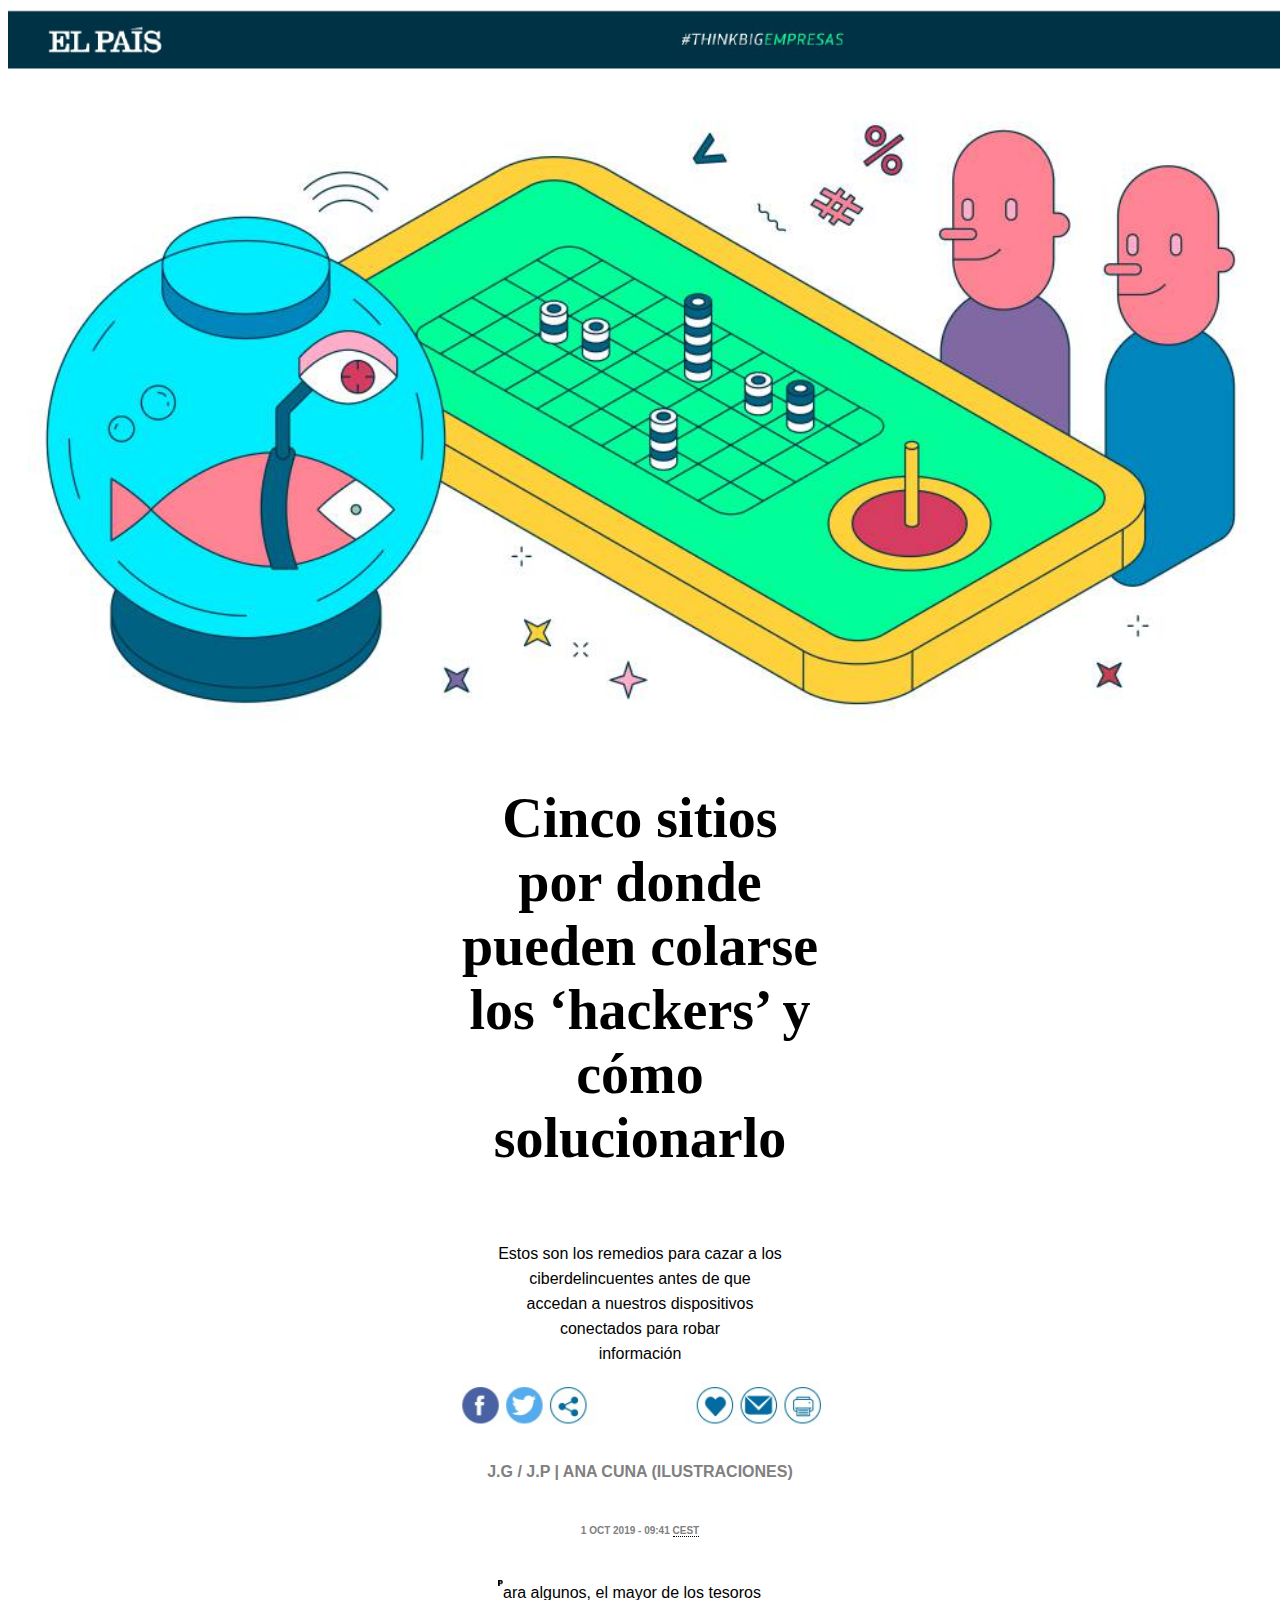
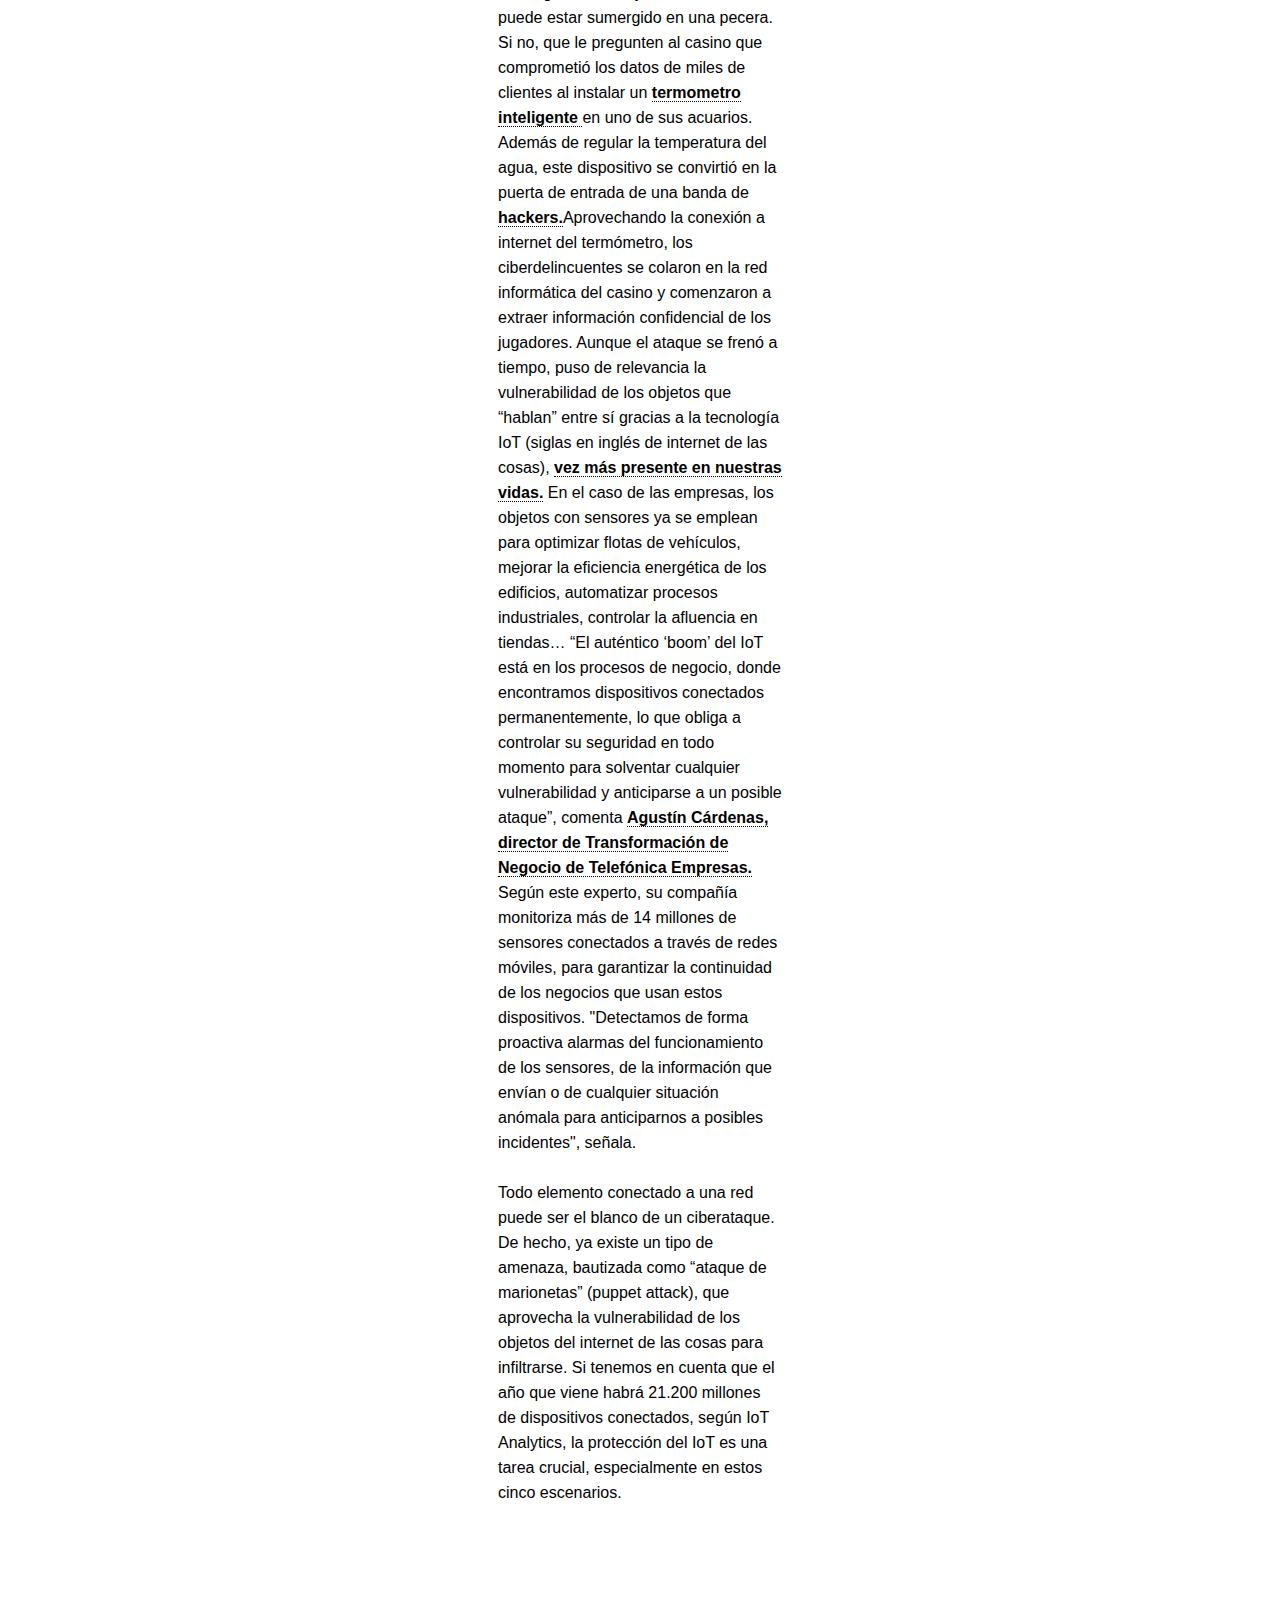
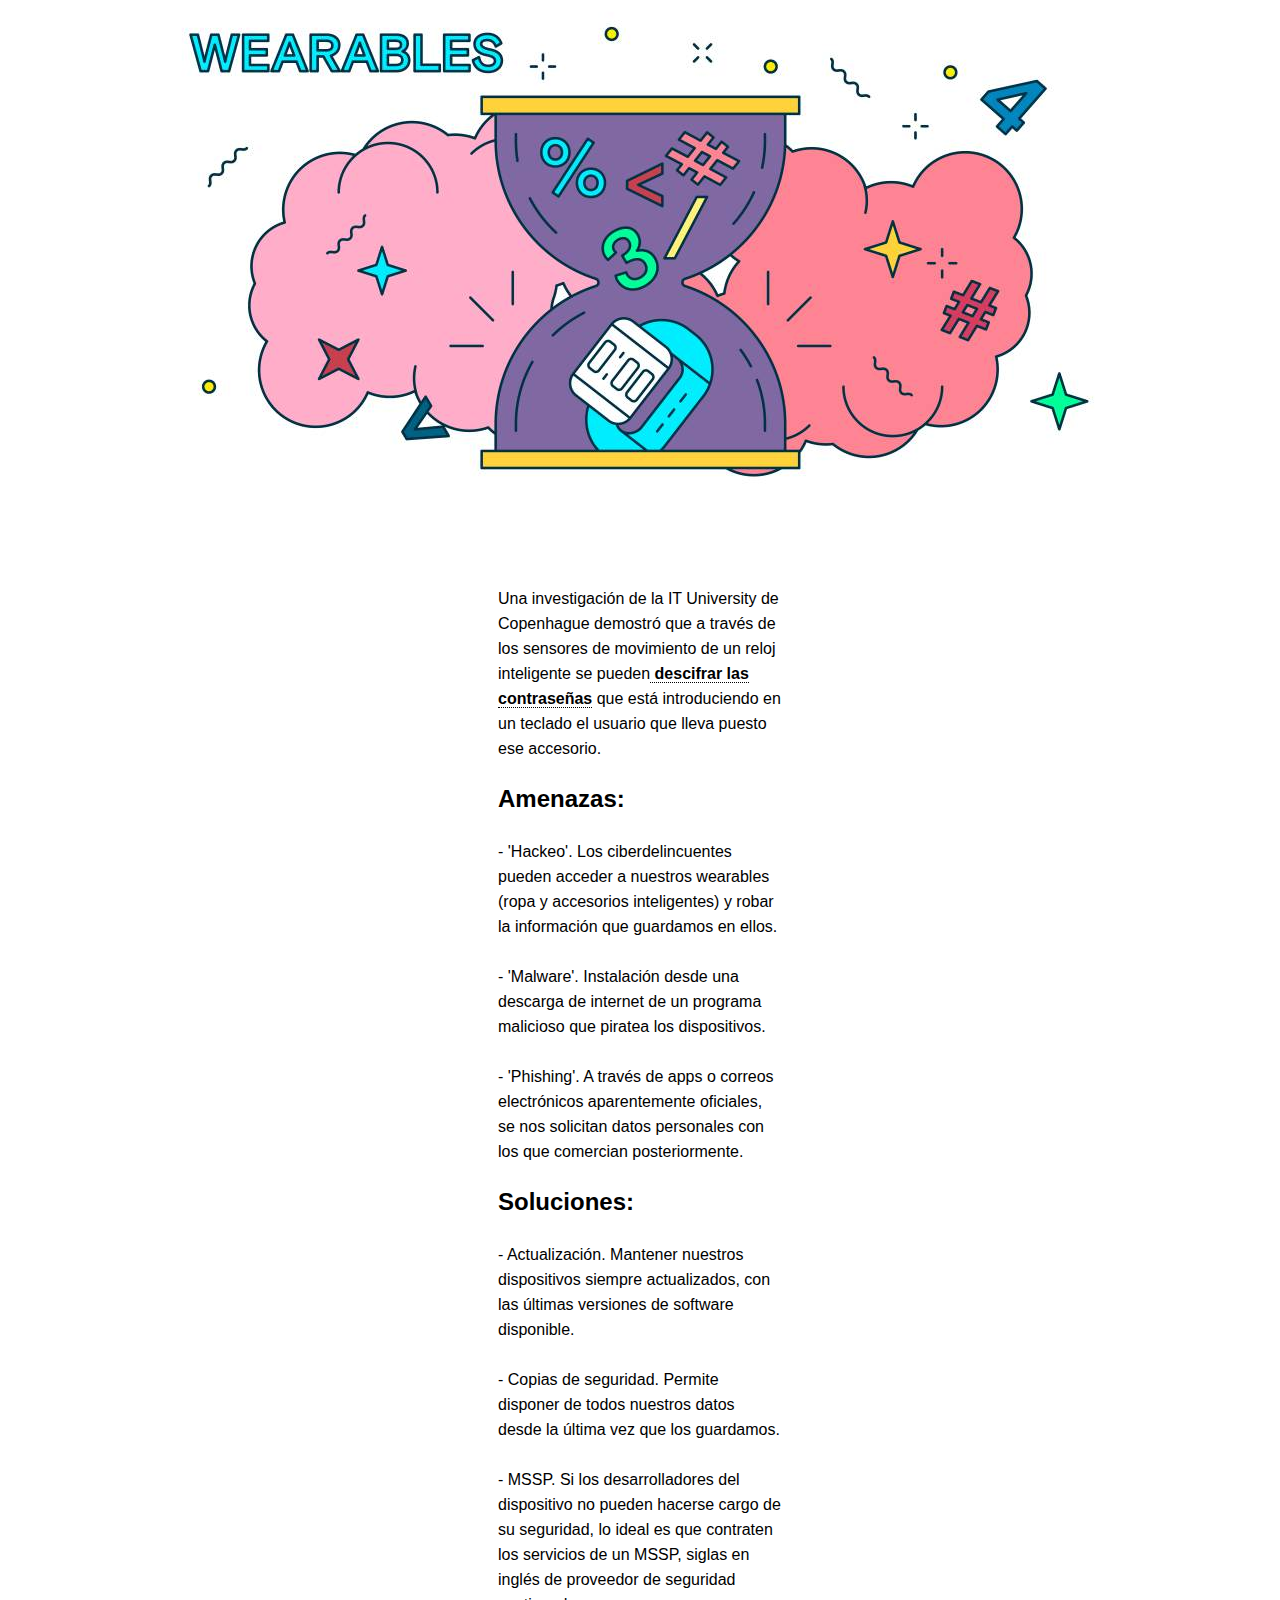
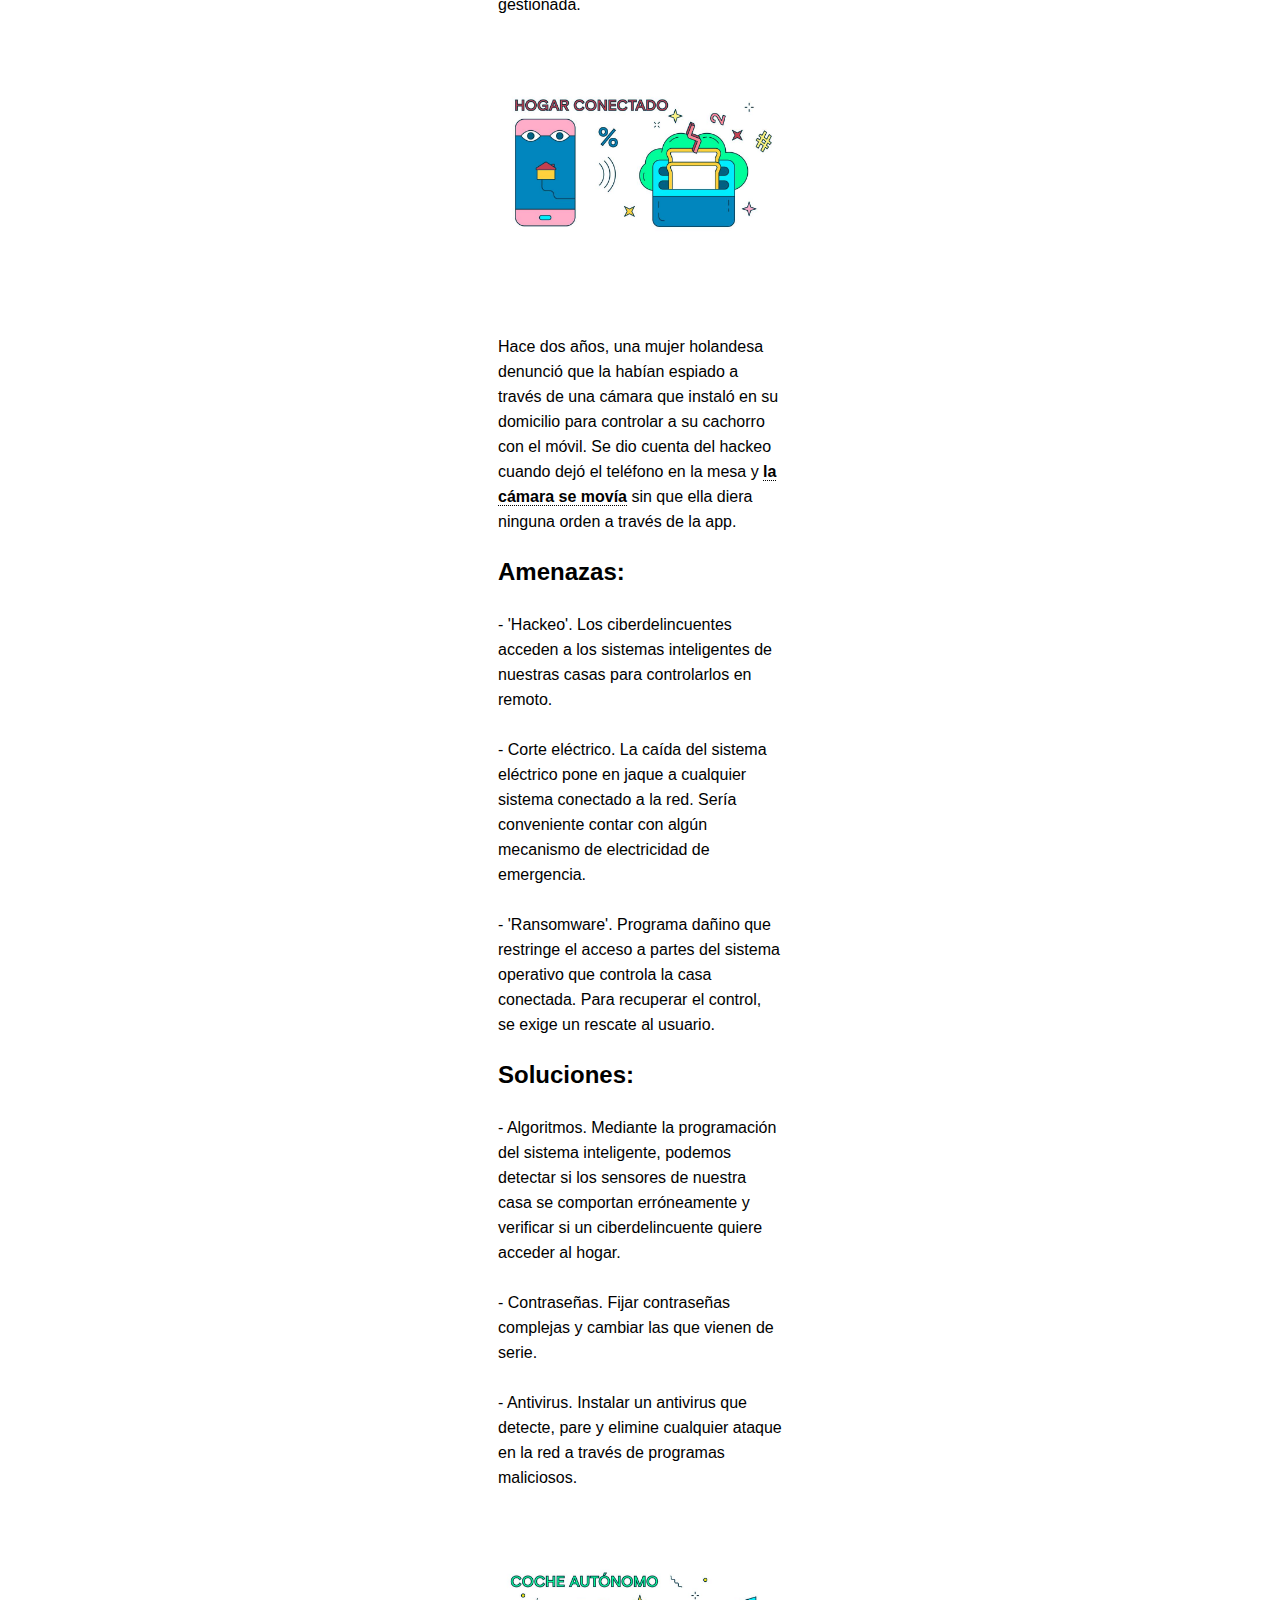
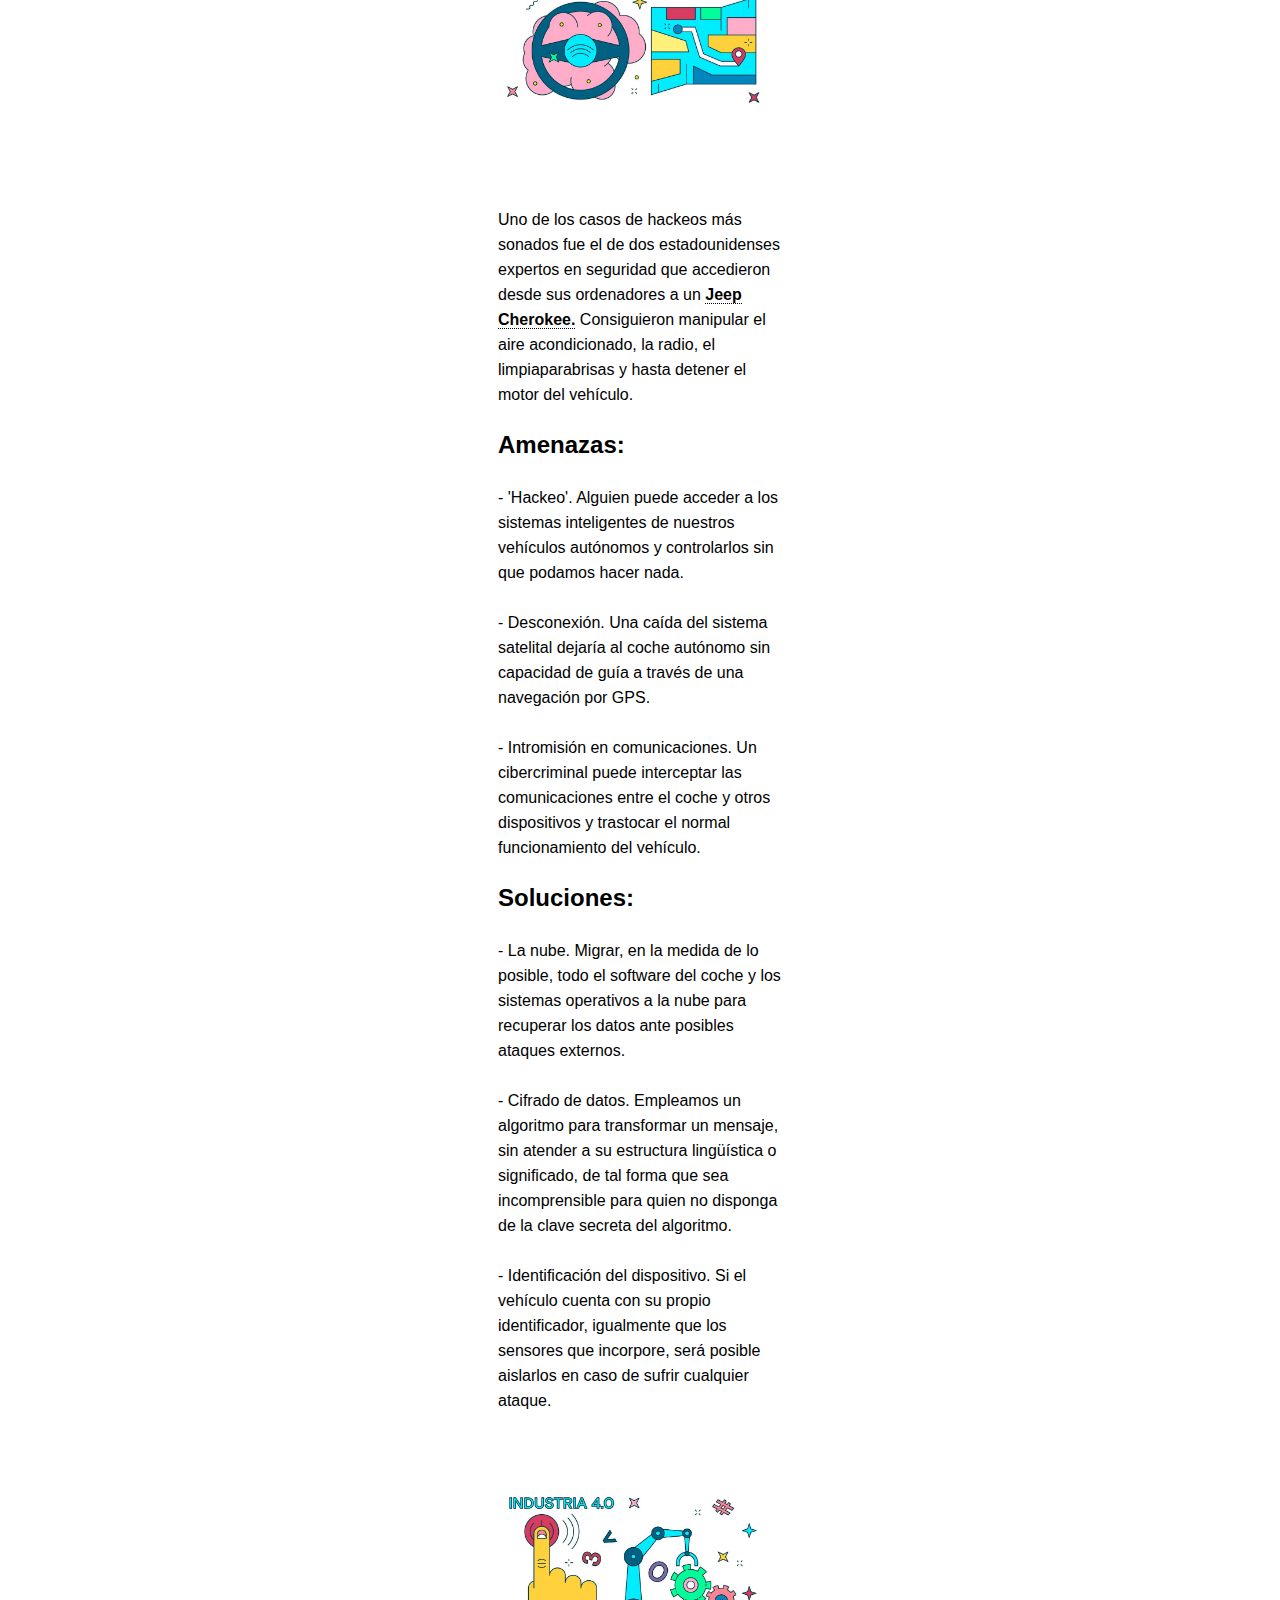
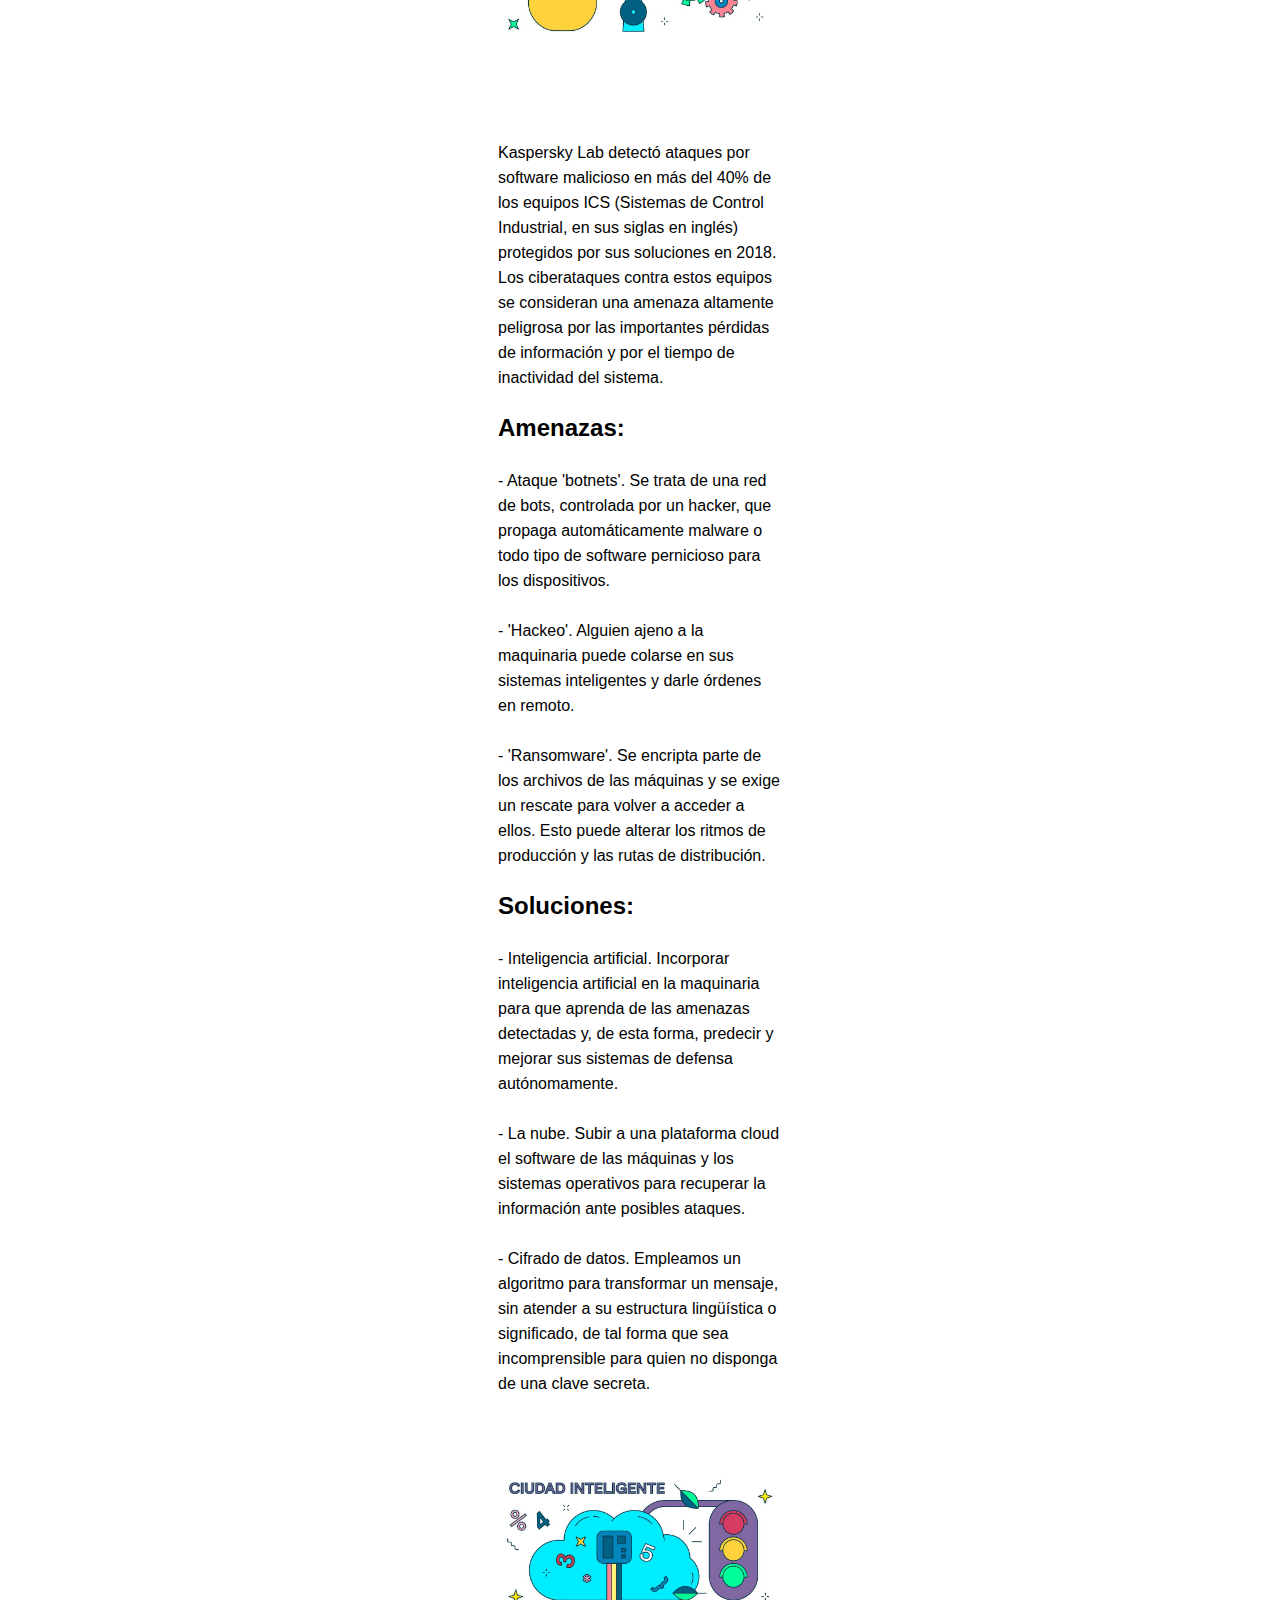
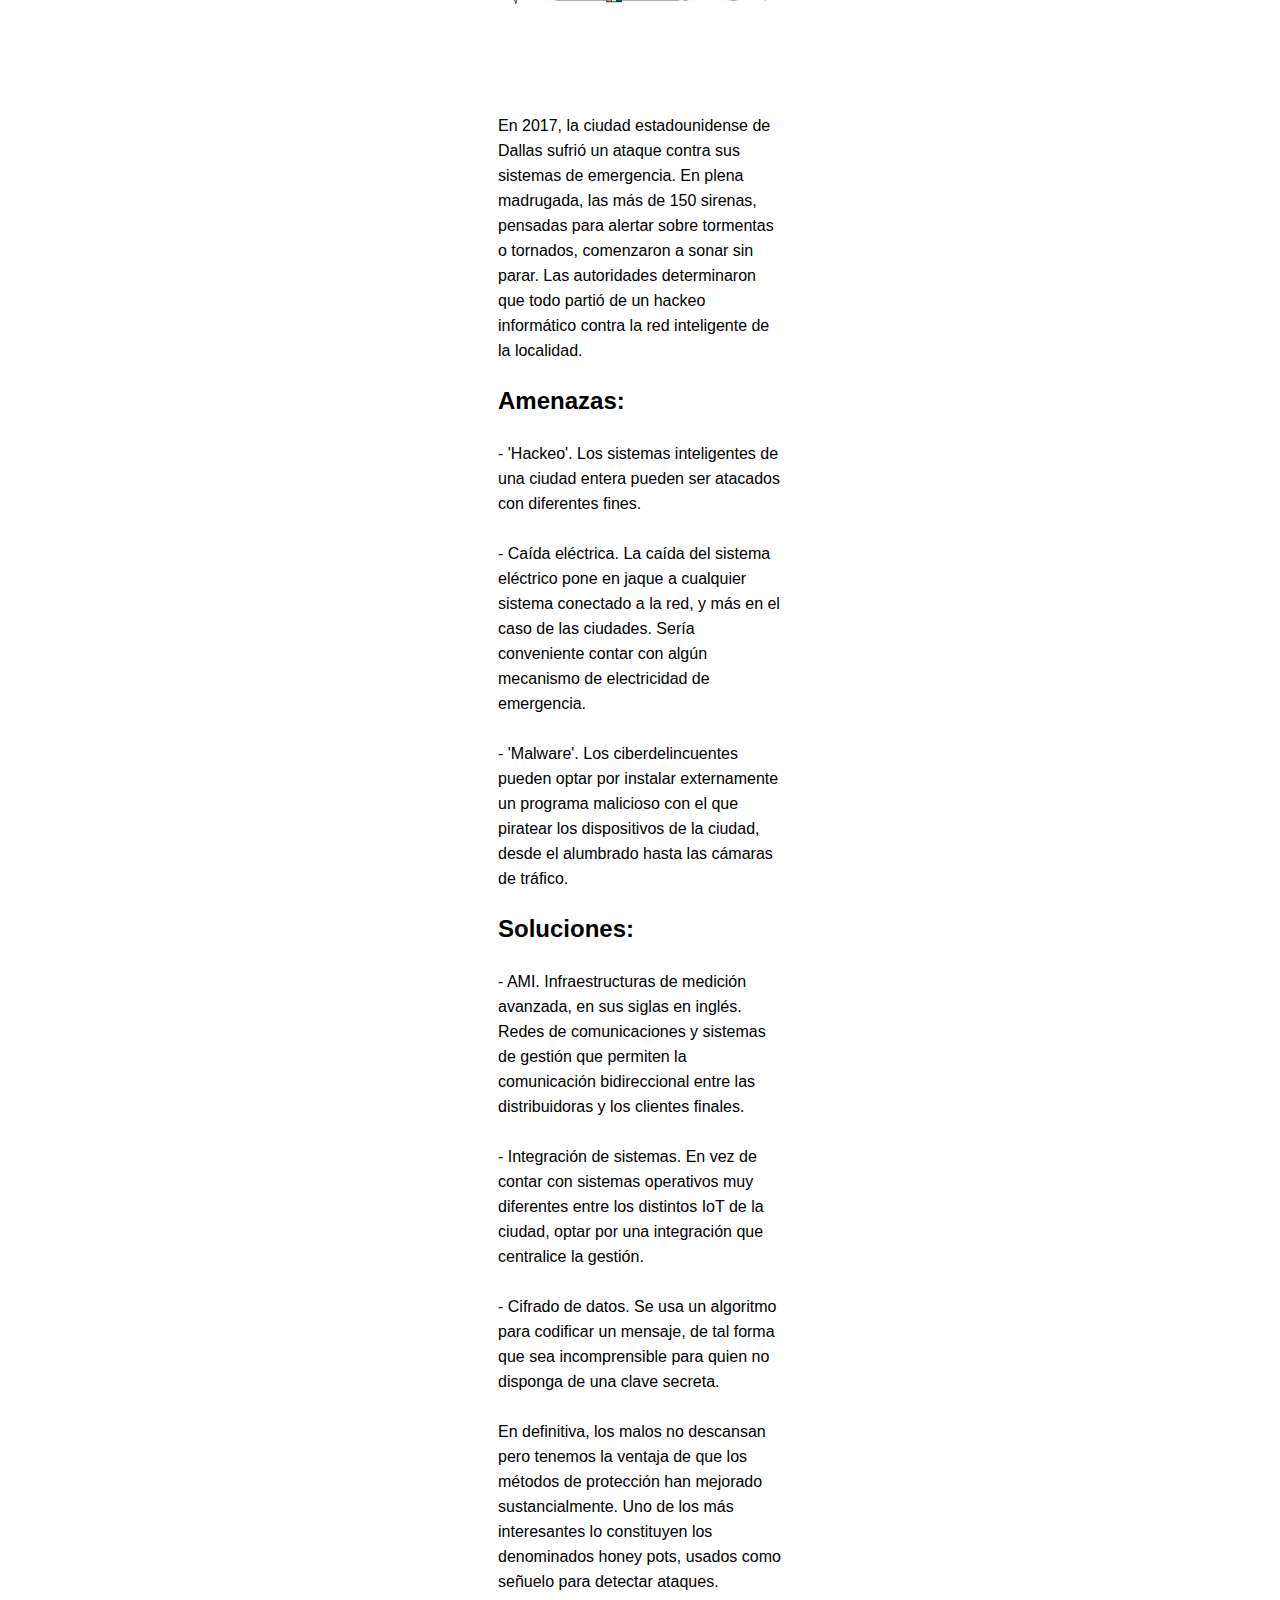
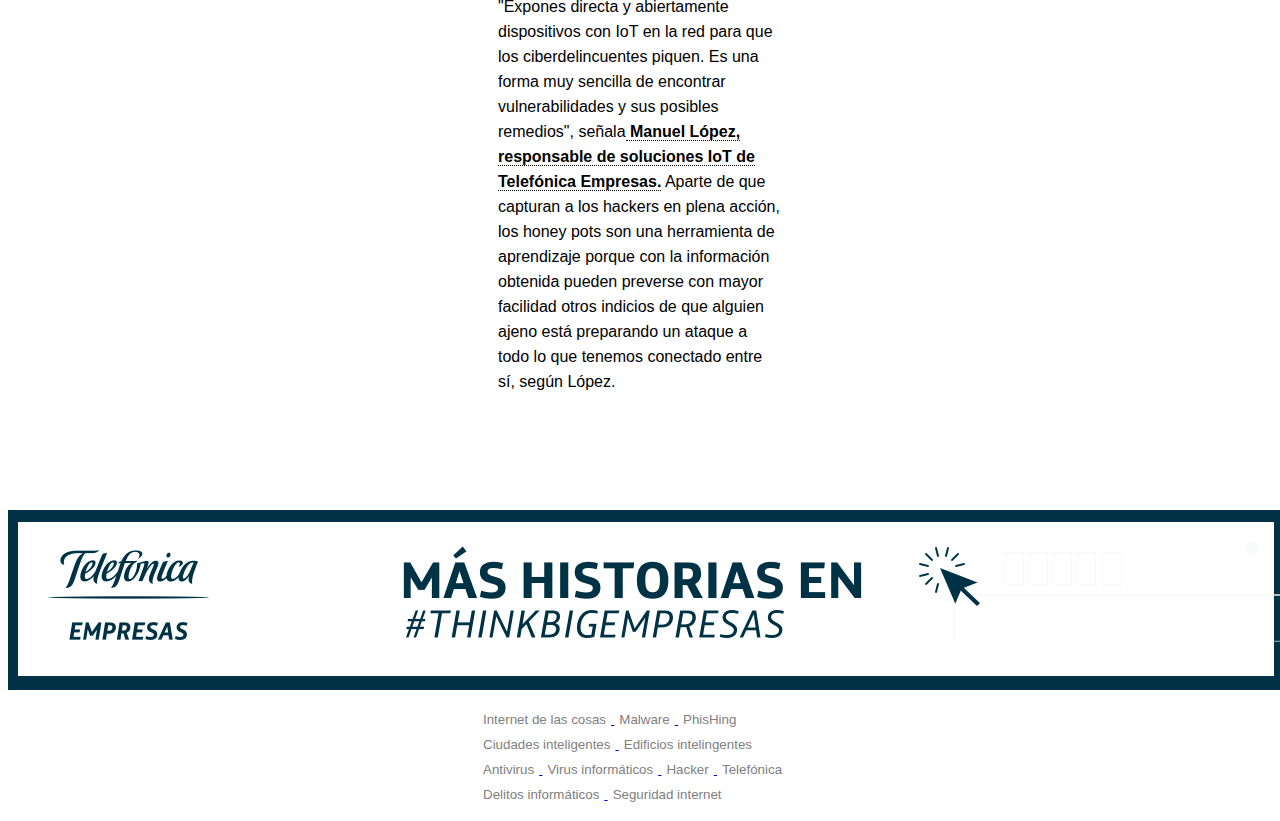
<file: base.html>
<!DOCTYPE html>
<html lang="en">
<head>
    <meta charset="UTF-8">
    <link rel="stylesheet" href="estilo.css">
    <title>Hackers</title>
</head>
 
<body>
    <div >
        <img id="banner" src="img/banner.png">

    </div>

    <div >
        <img id="fotos" src="img/uno.jpg" alt="poker">
    </div>

    <div id="cabecera">
        <h1>Cinco sitios por donde pueden colarse los ‘hackers’ y cómo solucionarlo</h1>
    </div>
    <br>
    <div id="pie">
        <p>Estos son los remedios para cazar a los ciberdelincuentes antes de que accedan a nuestros dispositivos
            conectados para robar <br>información</p>
    </div>

    <div id="iconos">
        <img src="img/fotoiconos.png" alt="iconoss">
    </div>
    <br>
    <div id="anacuna">
        <p><a href="https://easda.es/"> J.G / J.P | ANA CUNA (ILUSTRACIONES)</a></p>
    </div>
    <br>
    <div id="octubre">
        <p><a href="https://easda.es/"> 1 OCT 2019 - 09:41 <span id="sub"> CEST</span></a></p>
    </div>

    <br>
    <div id="texto">
        <div>
            <img id="letra" src="img/p.png">
        </div>

        <p> ara algunos, el mayor de los tesoros puede estar sumergido en una pecera. Si no, que le pregunten al casino
            que comprometió los datos de miles de clientes al instalar un <span id="negro"><a href="https://easda.es/">
                    termometro inteligente</a>
            </span>en uno de sus acuarios.
            Además de regular la temperatura del agua, este dispositivo se convirtió en la puerta de entrada de una
            banda de<span id="negro"><a href="https://easda.es/"> hackers.</a></span>Aprovechando la conexión a internet
            del termómetro, los
            ciberdelincuentes se colaron en la
            red informática del casino y comenzaron a extraer información confidencial de los jugadores. Aunque el
            ataque se frenó a tiempo, puso de relevancia la vulnerabilidad de los objetos que “hablan” entre sí gracias
            a la tecnología IoT (siglas en inglés de internet de las cosas), <span id="negro"> <a
                    href="https://easda.es/">vez más presente en
                    nuestras vidas.</a></span> En
            el caso de las empresas, los objetos con sensores ya se emplean para optimizar flotas de vehículos, mejorar
            la eficiencia energética de los edificios, automatizar procesos industriales, controlar la afluencia en
            tiendas… “El auténtico ‘boom’ del IoT está en los procesos de negocio, donde encontramos dispositivos
            conectados permanentemente, lo que obliga a controlar su seguridad en todo momento para solventar cualquier
            vulnerabilidad y anticiparse a un posible ataque”, comenta <span id="negro"> Agustín Cárdenas, director de
                Transformación de
                Negocio de Telefónica Empresas.</span> Según este experto, su compañía monitoriza más de 14 millones de
            sensores
            conectados a través de redes móviles, para garantizar la continuidad de los negocios que usan estos
            dispositivos. "Detectamos de forma proactiva alarmas del funcionamiento de los sensores, de la información
            que envían o de cualquier situación anómala para anticiparnos a posibles incidentes", señala.
            <br>
            <br>
            Todo elemento conectado a una red puede ser el blanco de un ciberataque. De hecho, ya existe un tipo de
            amenaza, bautizada como “ataque de marionetas” (puppet attack), que aprovecha la vulnerabilidad de los
            objetos del internet de las cosas para infiltrarse. Si tenemos en cuenta que el año que viene habrá 21.200
            millones de dispositivos conectados, según IoT Analytics, la protección del IoT es una tarea crucial,
            especialmente en estos cinco escenarios.
            <br><br><br><br>
        <div id="fotos">
            <img src="img/dos.jpg" alt="reloj arena">
        </div>
        <br><br><br><br>

        Una investigación de la IT University de Copenhague demostró que a través de los sensores de movimiento de
        un reloj inteligente se pueden<span id="negro"><a href="https://easda.es/"> descifrar las contraseñas</a></span>
        que está introduciendo en un
        teclado el usuario que
        lleva puesto ese accesorio.
        <br>
        <br>

        <span id="alfonso"> Amenazas:</span>
        <br><br>
        - 'Hackeo'. Los ciberdelincuentes pueden acceder a nuestros wearables (ropa y accesorios inteligentes) y
        robar la información que guardamos en ellos.
        <br><br>
        - 'Malware'. Instalación desde una descarga de internet de un programa malicioso que piratea los
        dispositivos.
        <br><br>
        - 'Phishing'. A través de apps o correos electrónicos aparentemente oficiales, se nos solicitan datos
        personales con los que comercian posteriormente.
        <br><br>
        <span id="alfonso">Soluciones:</span>
        <br><br>
        - Actualización. Mantener nuestros dispositivos siempre actualizados, con las últimas versiones de software
        disponible.
        <br>
        <br>
        - Copias de seguridad. Permite disponer de todos nuestros datos desde la última vez que los guardamos.
        <br><br>
        - MSSP. Si los desarrolladores del dispositivo no pueden hacerse cargo de su seguridad, lo ideal es que
        contraten los servicios de un MSSP, siglas en inglés de proveedor de seguridad gestionada.
        <br><br><br><br>
        <div>
            <img id="fotos" src="img/tres.jpg" alt="movil">
        </div>
        <br><br><br><br>
        Hace dos años, una mujer holandesa denunció que la habían espiado a través de una cámara que instaló en su
        domicilio para controlar a su cachorro con el móvil. Se dio cuenta del hackeo cuando dejó el teléfono en la
        mesa y <span id="negro"><a href="https://easda.es/"> la cámara se movía</a></span> sin que ella diera ninguna
        orden a través de la app.
        <br><br>
        <span id="alfonso"> Amenazas:</span>
        <br><br>
        - 'Hackeo'. Los ciberdelincuentes acceden a los sistemas inteligentes de nuestras casas para controlarlos en
        remoto.
        <br><br>
        - Corte eléctrico. La caída del sistema eléctrico pone en jaque a cualquier sistema conectado a la red.
        Sería conveniente contar con algún mecanismo de electricidad de emergencia.
        <br><br>
        - 'Ransomware'. Programa dañino que restringe el acceso a partes del sistema operativo que controla la casa
        conectada. Para recuperar el control, se exige un rescate al usuario.
        <br><br>
        <span id="alfonso"> Soluciones:</span>
        <br><br>
        - Algoritmos. Mediante la programación del sistema inteligente, podemos detectar si los sensores de nuestra
        casa se comportan erróneamente y verificar si un ciberdelincuente quiere acceder al hogar.
        <br><br>
        - Contraseñas. Fijar contraseñas complejas y cambiar las que vienen de serie.
        <br><br>
        - Antivirus. Instalar un antivirus que detecte, pare y elimine cualquier ataque en la red a través de
        programas maliciosos.
        <br><br><br><br>
        <div>
            <img id="fotos" src="img/cuatro.jpg" alt="coche autonomo">
        </div>
        <br><br><br><br>
        Uno de los casos de hackeos más sonados fue el de dos estadounidenses expertos en seguridad que accedieron
        desde sus ordenadores a un <span id="negro"><a href="https://easda.es/"> Jeep Cherokee.</a></span> Consiguieron
        manipular el aire acondicionado,
        la radio, el
        limpiaparabrisas y hasta detener el motor del vehículo.
        <br><br>
        <span id="alfonso"> Amenazas:</span>
        <br><br>
        - 'Hackeo'. Alguien puede acceder a los sistemas inteligentes de nuestros vehículos autónomos y controlarlos
        sin que podamos hacer nada.
        <br><br>
        - Desconexión. Una caída del sistema satelital dejaría al coche autónomo sin capacidad de guía a través de
        una navegación por GPS.
        <br><br>
        - Intromisión en comunicaciones. Un cibercriminal puede interceptar las comunicaciones entre el coche y
        otros dispositivos y trastocar el normal funcionamiento del vehículo.
        <br><br>
        <span id="alfonso"> Soluciones:</span>
        <br><br>
        - La nube. Migrar, en la medida de lo posible, todo el software del coche y los sistemas operativos a la
        nube para recuperar los datos ante posibles ataques externos.
        <br><br>

        - Cifrado de datos. Empleamos un algoritmo para transformar un mensaje, sin atender a su estructura
        lingüística o significado, de tal forma que sea incomprensible para quien no disponga de la clave secreta
        del algoritmo.
        <br><br>
        - Identificación del dispositivo. Si el vehículo cuenta con su propio identificador, igualmente que los
        sensores que incorpore, será posible aislarlos en caso de sufrir cualquier ataque.
        <br><br><br><br>
        <div >
            <img id="fotos" src="img/cinco.jpg" alt="indutria">
        </div>
        <br><br><br><br>
        Kaspersky Lab detectó ataques por software malicioso en más del 40% de los equipos ICS (Sistemas de Control
        Industrial, en sus siglas en inglés) protegidos por sus soluciones en 2018. Los ciberataques contra estos
        equipos se consideran una amenaza altamente peligrosa por las importantes pérdidas de información y por el
        tiempo de inactividad del sistema.
        <br><br>
        <span id="alfonso"> Amenazas:</span>
        <br><br>
        - Ataque 'botnets'. Se trata de una red de bots, controlada por un hacker, que propaga automáticamente
        malware o todo tipo de software pernicioso para los dispositivos.
        <br><br>
        - 'Hackeo'. Alguien ajeno a la maquinaria puede colarse en sus sistemas inteligentes y darle órdenes en
        remoto.
        <br><br>
        - 'Ransomware'. Se encripta parte de los archivos de las máquinas y se exige un rescate para volver a
        acceder a ellos. Esto puede alterar los ritmos de producción y las rutas de distribución.
        <br><br>
        <span id="alfonso"> Soluciones:</span>
        <br><br>
        - Inteligencia artificial. Incorporar inteligencia artificial en la maquinaria para que aprenda de las
        amenazas detectadas y, de esta forma, predecir y mejorar sus sistemas de defensa autónomamente.
        <br><br>
        - La nube. Subir a una plataforma cloud el software de las máquinas y los sistemas operativos para recuperar
        la información ante posibles ataques.
        <br><br>
        - Cifrado de datos. Empleamos un algoritmo para transformar un mensaje, sin atender a su estructura
        lingüística o significado, de tal forma que sea incomprensible para quien no disponga de una clave secreta.
        <br><br><br><br>
        <div>
            <img id="fotos" src="img/seis.jpg" alt="ciudad inteligente">
        </div>
        <br><br><br><br>
        En 2017, la ciudad estadounidense de Dallas sufrió un ataque contra sus sistemas de emergencia. En plena
        madrugada, las más de 150 sirenas, pensadas para alertar sobre tormentas o tornados, comenzaron a sonar sin
        parar. Las autoridades determinaron que todo partió de un hackeo informático contra la red inteligente de la
        localidad.
        <br><br>
        <span id="alfonso"> Amenazas:</span>
        <br><br>
        - 'Hackeo'. Los sistemas inteligentes de una ciudad entera pueden ser atacados con diferentes fines.
        <br><br>
        - Caída eléctrica. La caída del sistema eléctrico pone en jaque a cualquier sistema conectado a la red, y
        más en el caso de las ciudades. Sería conveniente contar con algún mecanismo de electricidad de emergencia.
        <br><br>
        - 'Malware'. Los ciberdelincuentes pueden optar por instalar externamente un programa malicioso con el que
        piratear los dispositivos de la ciudad, desde el alumbrado hasta las cámaras de tráfico.
        <br><br>
        <span id="alfonso"> Soluciones:</span>
        <br><br>
        - AMI. Infraestructuras de medición avanzada, en sus siglas en inglés. Redes de comunicaciones y sistemas de
        gestión que permiten la comunicación bidireccional entre las distribuidoras y los clientes finales.
        <br><br>
        - Integración de sistemas. En vez de contar con sistemas operativos muy diferentes entre los distintos IoT
        de la ciudad, optar por una integración que centralice la gestión.
        <br><br>
        - Cifrado de datos. Se usa un algoritmo para codificar un mensaje, de tal forma que sea incomprensible para
        quien no disponga de una clave secreta.
        <br><br>
        En definitiva, los malos no descansan pero tenemos la ventaja de que los métodos de protección han mejorado
        sustancialmente. Uno de los más interesantes lo constituyen los denominados honey pots, usados como señuelo
        para detectar ataques. "Expones directa y abiertamente dispositivos con IoT en la red para que los
        ciberdelincuentes piquen. Es una forma muy sencilla de encontrar vulnerabilidades y sus posibles remedios",
        señala<span id="negro"> Manuel López, responsable de soluciones IoT de Telefónica Empresas.</span> Aparte de que
        capturan a los
        hackers en plena acción, los honey pots son una herramienta de aprendizaje porque con la información
        obtenida pueden preverse con mayor facilidad otros indicios de que alguien ajeno está preparando un ataque a
        todo lo que tenemos conectado entre sí, según López.</p>
        <br><br><br><br>


    </div>
    <div">
        <img id="fotofinal"  src="img/final.png">
    </div>

    <div id="listafinal">
        <ul>
            <a href="https://easda.es/" target="_blank">
                <li>Internet de las cosas</li>

            <a href="https://easda.es/" target="_blank">
                <li>Malware</li>

            <a href="https://easda.es/" target="_blank">
                <li>PhisHing</li>

            <a href="https://easda.es/" target="_blank">
                <li>Ciudades inteligentes</li>

            <a href="https://easda.es/" target="_blank">
                <li>Edificios intelingentes</li>

            <a href="https://easda.es/" target="_blank">
                <li>Antivirus</li>

            <a href="https://easda.es/" target="_blank">
                <li>Virus informáticos</li>

            <a href="https://easda.es/" target="_blank">
                <li>Hacker</li>
               
            <a href="https://easda.es/" target="_blank">
                 <li>Telefónica</li>
    
            <a href="https://easda.es/" target="_blank">
                <li>Delitos informáticos</li>
    
            <a href="https://easda.es/" target="_blank">
                <li>Seguridad internet</li>
        </ul>
    </div>

</body>

</html>
</file>
<file: estilo.css>
* {}

#banner {
    text-align: center;
    width: 120%;

}

#letra {
    float: inline-start;
    width: 5px;
}

#negro{
    font-weight: bold;
    border-bottom:1px dotted black;
}

#iconos{
    text-align: center;
    
}

#anacuna{
    font-family: 'Segoe UI', Tahoma, Geneva, Verdana, sans-serif;
    font-weight: bold;
    text-align: center;
    
}
#octubre{
    font-family: 'Segoe UI', Tahoma, Geneva, Verdana, sans-serif;
    font-weight: bold;
    text-align: center;
    
    font-size: x-small;
}

#sub{
    border-bottom:1px dotted black;
}

#anacuna a{
    text-decoration: none;
    color: gray;
    

}

#octubre a{
    text-decoration: none;
    color: gray;

}



#negro a{
    text-decoration: none;
    color: black;
}
#alfonso{
    font-weight: bold;
    font-size: x-large;
}

#cabecera {
    padding-inline: 450px;
    font-family: 'Times New Roman', Times, serif;
    text-align: center;
    font-size: 28px;
    font-weight: 100;
}

#fotos {
    display: flex;
    justify-content: center;
    width: 100%;
}

#pie {
    text-align: center;
    font-family: Arial, Helvetica, sans-serif;
    padding-inline: 490px;
    line-height: 25px;

}

#texto {

    font-family: Arial, Helvetica, sans-serif;
    padding-inline: 490px;
    line-height: 25px;

}

#fotofinal{
    text-align: center;
    
}

#listafinal ul{
    
    padding-inline: 470px;
    font-size: smaller;
    
}



#listafinal li{
    display: inline-block;
    margin: 5px;
    text-decoration: none;
    color: gray;
    font-family: 'Segoe UI', Tahoma, Geneva, Verdana, sans-serif;

}
</file>
